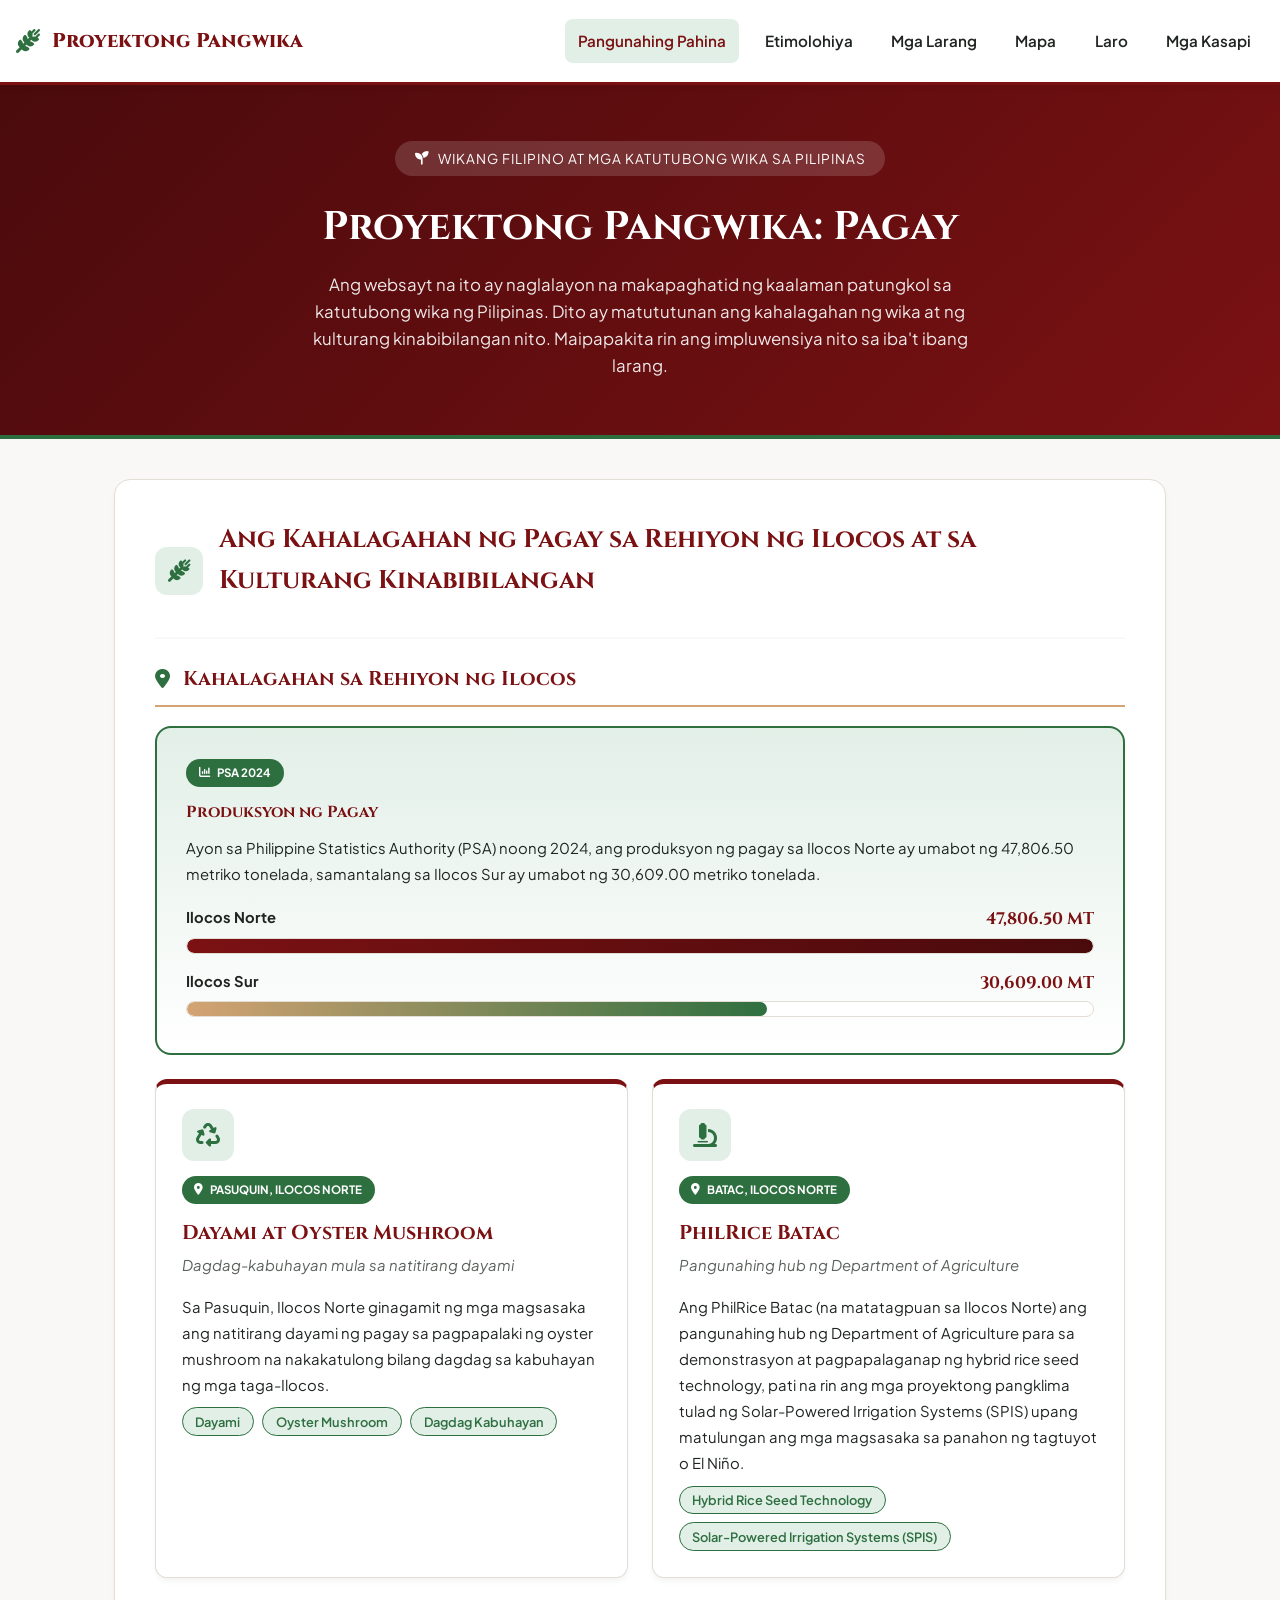
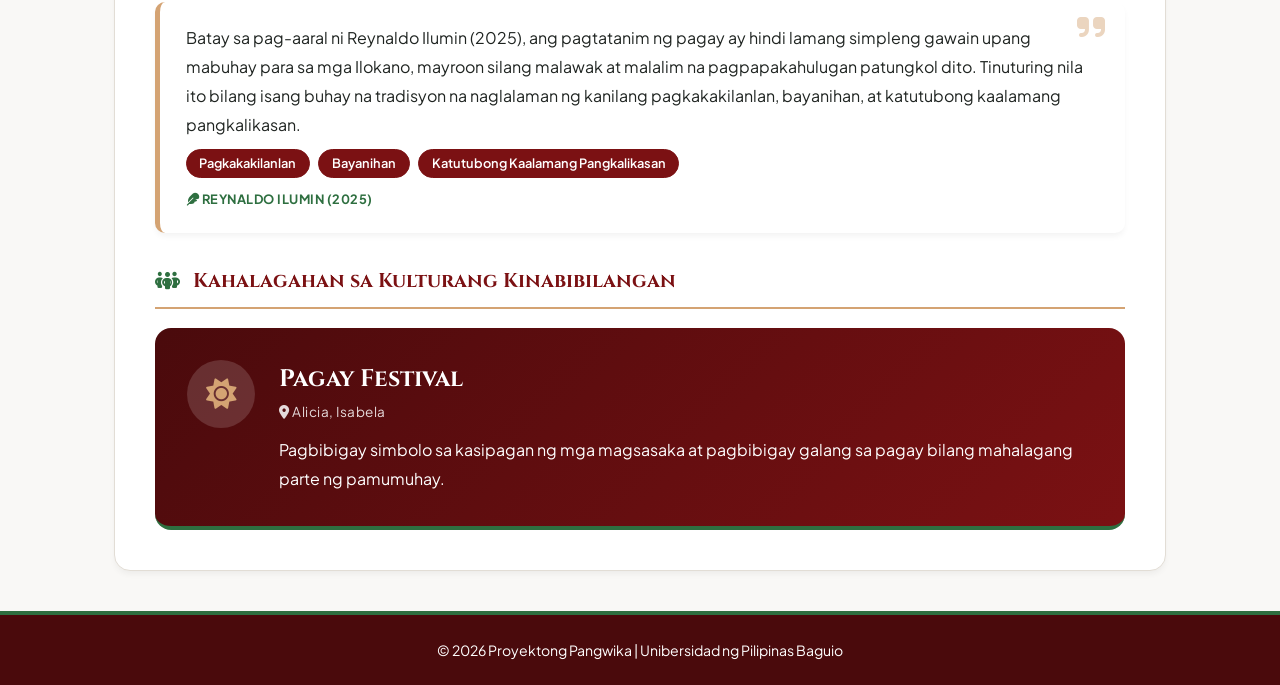
<file: index.html>
<!DOCTYPE html>
<html lang="tl">
<head>
  <meta charset="UTF-8">
  <meta name="viewport" content="width=device-width, initial-scale=1.0">
  <title>Pangunahing Pahina - Proyektong Pangwika</title>
  
  <link rel="preconnect" href="https://fonts.googleapis.com">
  <link rel="preconnect" href="https://fonts.gstatic.com" crossorigin>
  <link href="https://fonts.googleapis.com/css2?family=Plus+Jakarta+Sans:wght@400;500;600;700;800&family=Cinzel:wght@600;700;800&display=swap" rel="stylesheet">
  <link rel="stylesheet" href="https://cdnjs.cloudflare.com/ajax/libs/font-awesome/6.4.0/css/all.min.css">
  
  <link rel="stylesheet" href="styles.css">
</head>
<body>

  <!-- Navigation Bar -->
  <header class="navbar">
    <a href="index.html" class="logo">
      <i class="fa-solid fa-wheat-awn logo-icon"></i>
      <span>Proyektong Pangwika</span>
    </a>
    <nav class="nav-links">
      <a href="index.html" class="active">Pangunahing Pahina</a>
      <a href="tab2.html">Etimolohiya</a>
      <a href="tab3.html">Mga Larang</a>
      <a href="tab4.html">Mapa</a>
      <a href="tab5.html">Laro</a>
      <a href="tab6.html">Mga Kasapi</a>
    </nav>
  </header>

  <!-- Hero Header -->
  <section class="hero">
    <div class="hero-tag">
      <i class="fa-solid fa-seedling"></i>
      <span>Wikang Filipino at mga Katutubong Wika sa Pilipinas</span>
    </div>
    <h1>Proyektong Pangwika: Pagay</h1>
    <p>Ang websayt na ito ay naglalayon na makapaghatid ng kaalaman patungkol sa katutubong wika ng Pilipinas. Dito ay matututunan ang kahalagahan ng wika at ng kulturang kinabibilangan nito. Maipapakita rin ang impluwensiya nito sa iba't ibang larang.</p>
  </section>

  <!-- Main Container -->
  <main class="container">
    <section class="card">
      <div class="card-header">
        <div class="card-icon"><i class="fa-solid fa-wheat-awn"></i></div>
        <div>
          <h2 class="card-title">Ang Kahalagahan ng Pagay sa Rehiyon ng Ilocos at sa Kulturang Kinabibilangan</h2>
          <p class="card-subtitle"></p>
        </div>
      </div>

      <!-- Kahalagahan sa Rehiyon ng Ilocos -->
      <div class="section-block">
        <h3 class="section-title"><i class="fa-solid fa-location-dot"></i> Kahalagahan sa Rehiyon ng Ilocos</h3>

        <!-- Produksyon ng Pagay (PSA 2024) -->
        <div class="production-card">
          <span class="lalawigan-badge"><i class="fa-solid fa-chart-column"></i> PSA 2024</span>
          <h4 class="production-title">Produksyon ng Pagay</h4>
          <p>Ayon sa Philippine Statistics Authority (PSA) noong 2024, ang produksyon ng pagay sa Ilocos Norte ay umabot ng 47,806.50 metriko tonelada, samantalang sa Ilocos Sur ay umabot ng 30,609.00 metriko tonelada.</p>

          <div class="bar-row">
            <div class="bar-label"><span>Ilocos Norte</span><strong>47,806.50 MT</strong></div>
            <div class="bar-track"><div class="bar-fill norte"></div></div>
          </div>
          <div class="bar-row">
            <div class="bar-label"><span>Ilocos Sur</span><strong>30,609.00 MT</strong></div>
            <div class="bar-track"><div class="bar-fill sur"></div></div>
          </div>
        </div>

        <div class="feature-grid">

          <!-- Oyster Mushroom -->
          <article class="lalawigan-card">
            <div class="feature-icon"><i class="fa-solid fa-recycle"></i></div>
            <span class="lalawigan-badge"><i class="fa-solid fa-location-dot"></i> Pasuquin, Ilocos Norte</span>
            <h4>Dayami at Oyster Mushroom</h4>
            <p class="lalawigan-title">Dagdag-kabuhayan mula sa natitirang dayami</p>
            <p>Sa Pasuquin, Ilocos Norte ginagamit ng mga magsasaka ang natitirang dayami ng pagay sa pagpapalaki ng oyster mushroom na nakakatulong bilang dagdag sa kabuhayan ng mga taga-Ilocos.</p>
            <div class="chip-list">
              <span class="chip">Dayami</span>
              <span class="chip">Oyster Mushroom</span>
              <span class="chip">Dagdag Kabuhayan</span>
            </div>
          </article>

          <!-- PhilRice Batac -->
          <article class="lalawigan-card">
            <div class="feature-icon"><i class="fa-solid fa-microscope"></i></div>
            <span class="lalawigan-badge"><i class="fa-solid fa-location-dot"></i> Batac, Ilocos Norte</span>
            <h4>PhilRice Batac</h4>
            <p class="lalawigan-title">Pangunahing hub ng Department of Agriculture</p>
            <p>Ang PhilRice Batac (na matatagpuan sa Ilocos Norte) ang pangunahing hub ng Department of Agriculture para sa demonstrasyon at pagpapalaganap ng hybrid rice seed technology, pati na rin ang mga proyektong pangklima tulad ng Solar-Powered Irrigation Systems (SPIS) upang matulungan ang mga magsasaka sa panahon ng tagtuyot o El Niño.</p>
            <div class="chip-list">
              <span class="chip">Hybrid Rice Seed Technology</span>
              <span class="chip">Solar-Powered Irrigation Systems (SPIS)</span>
            </div>
          </article>

        </div>

        <!-- Reynaldo Ilumin (2025) -->
        <div class="detail-quote">
          <i class="fa-solid fa-quote-right quote-mark"></i>
          <p>Batay sa pag-aaral ni Reynaldo Ilumin (2025), ang pagtatanim ng pagay ay hindi lamang simpleng gawain upang mabuhay para sa mga Ilokano, mayroon silang malawak at malalim na pagpapakahulugan patungkol dito. Tinuturing nila ito bilang isang buhay na tradisyon na naglalaman ng kanilang pagkakakilanlan, bayanihan, at katutubong kaalamang pangkalikasan.</p>
          <div class="chip-list">
            <span class="chip highlight">Pagkakakilanlan</span>
            <span class="chip highlight">Bayanihan</span>
            <span class="chip highlight">Katutubong Kaalamang Pangkalikasan</span>
          </div>
          <span class="source"><i class="fa-solid fa-feather"></i> Reynaldo Ilumin (2025)</span>
        </div>
      </div>

      <!-- Kahalagahan sa Kulturang Kinabibilangan -->
      <div class="section-block">
        <h3 class="section-title"><i class="fa-solid fa-people-group"></i> Kahalagahan sa Kulturang Kinabibilangan</h3>

        <div class="festival-banner">
          <div class="festival-icon"><i class="fa-solid fa-sun"></i></div>
          <div>
            <h4>Pagay Festival</h4>
            <p class="festival-place"><i class="fa-solid fa-location-dot"></i> Alicia, Isabela</p>
            <p class="festival-text">Pagbibigay simbolo sa kasipagan ng mga magsasaka at pagbibigay galang sa pagay bilang mahalagang parte ng pamumuhay.</p>
          </div>
        </div>
      </div>
    </section>
  </main>

  <!-- Footer -->
  <footer class="footer">
    <p>&copy; 2026 Proyektong Pangwika | Unibersidad ng Pilipinas Baguio</p>
  </footer>

</body>
</html>
</file>
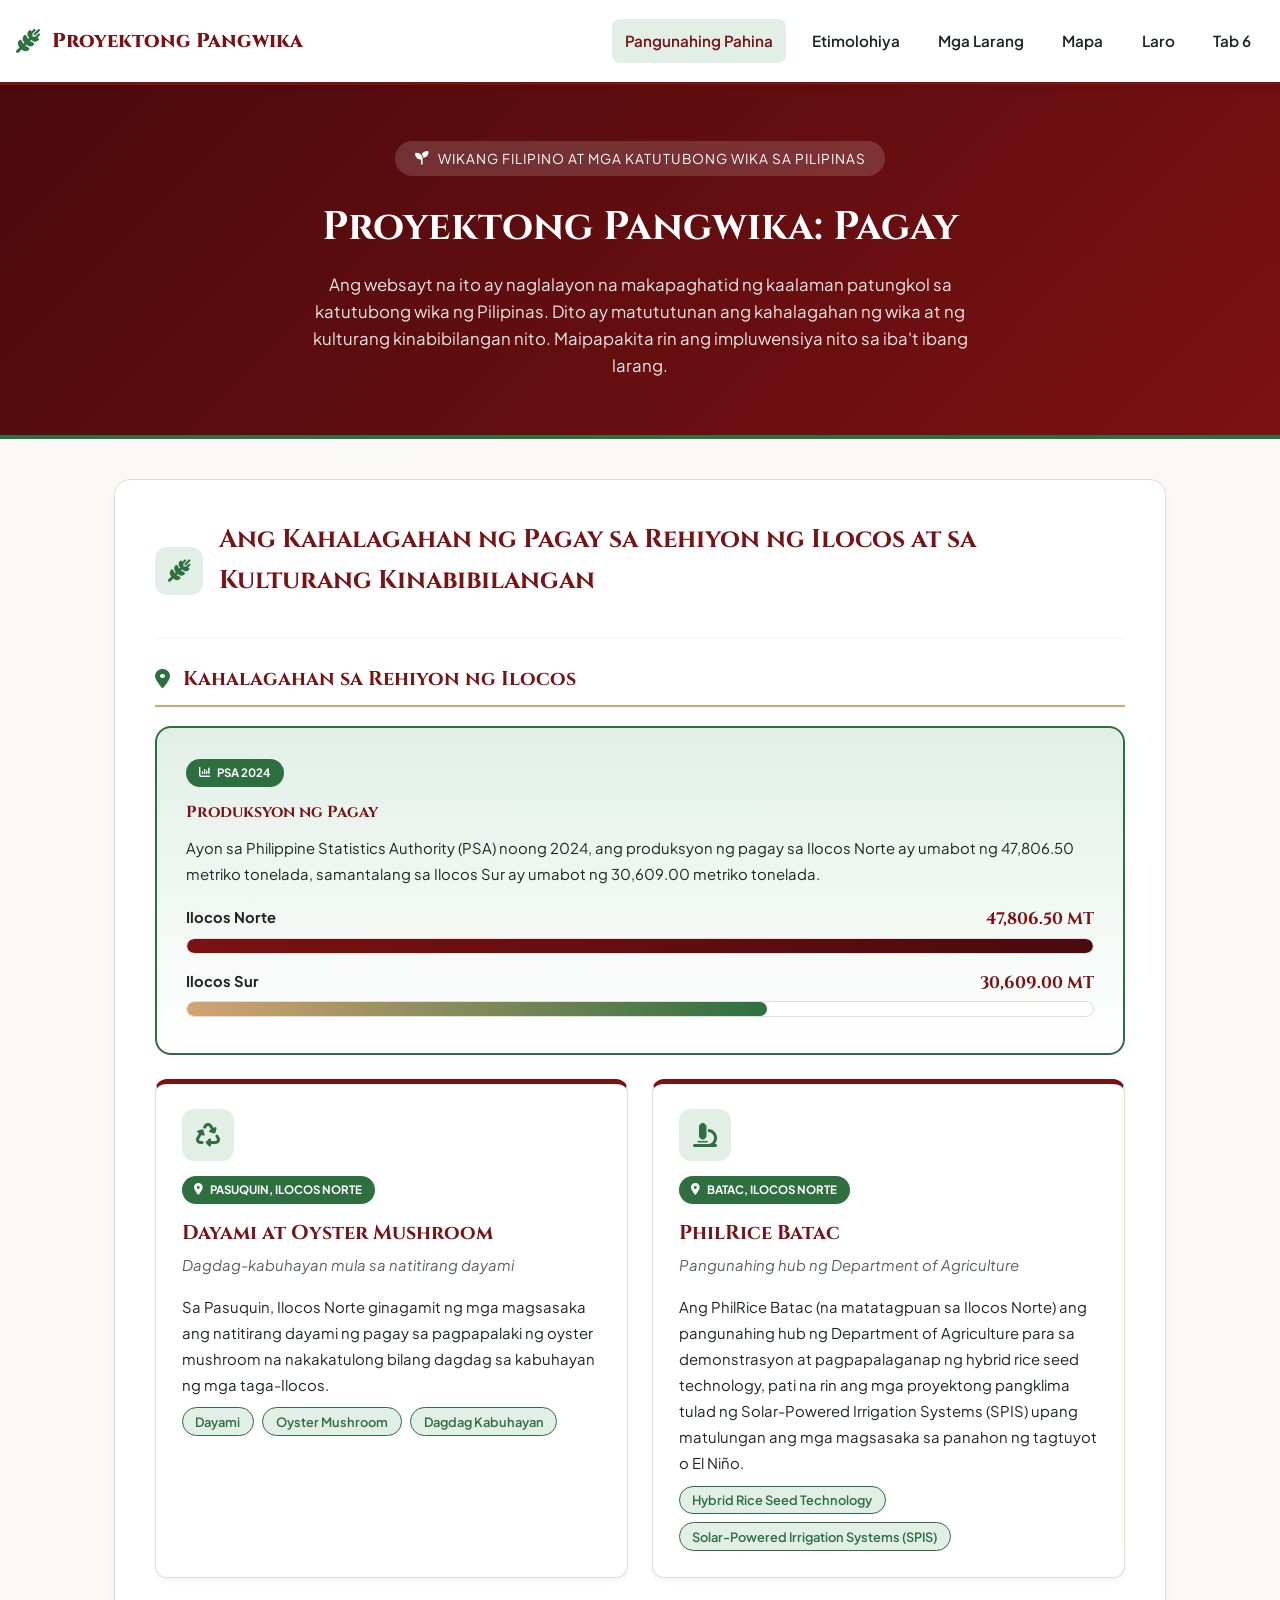
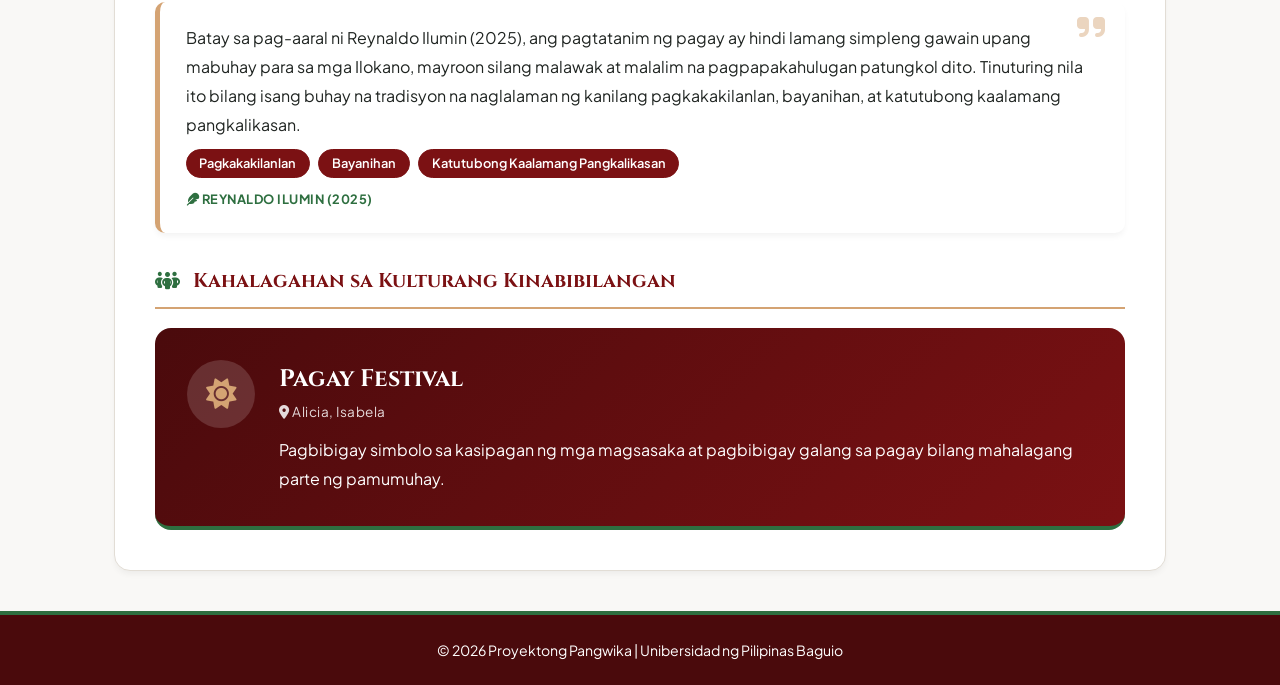
<file: tab1.html>
<!DOCTYPE html>
<html lang="tl">
<head>
  <meta charset="UTF-8">
  <meta name="viewport" content="width=device-width, initial-scale=1.0">
  <title>Pangunahing Pahina - Proyektong Pangwika</title>
  
  <link rel="preconnect" href="https://fonts.googleapis.com">
  <link rel="preconnect" href="https://fonts.gstatic.com" crossorigin>
  <link href="https://fonts.googleapis.com/css2?family=Plus+Jakarta+Sans:wght@400;500;600;700;800&family=Cinzel:wght@600;700;800&display=swap" rel="stylesheet">
  <link rel="stylesheet" href="https://cdnjs.cloudflare.com/ajax/libs/font-awesome/6.4.0/css/all.min.css">
  
  <link rel="stylesheet" href="styles.css">
</head>
<body>

  <!-- Navigation Bar -->
  <header class="navbar">
    <a href="tab1.html" class="logo">
      <i class="fa-solid fa-wheat-awn logo-icon"></i>
      <span>Proyektong Pangwika</span>
    </a>
    <nav class="nav-links">
      <a href="tab1.html" class="active">Pangunahing Pahina</a>
      <a href="tab2.html">Etimolohiya</a>
      <a href="tab3.html">Mga Larang</a>
      <a href="tab4.html">Mapa</a>
      <a href="tab5.html">Laro</a>
      <a href="tab6.html">Tab 6</a>
    </nav>
  </header>

  <!-- Hero Header -->
  <section class="hero">
    <div class="hero-tag">
      <i class="fa-solid fa-seedling"></i>
      <span>Wikang Filipino at mga Katutubong Wika sa Pilipinas</span>
    </div>
    <h1>Proyektong Pangwika: Pagay</h1>
    <p>Ang websayt na ito ay naglalayon na makapaghatid ng kaalaman patungkol sa katutubong wika ng Pilipinas. Dito ay matututunan ang kahalagahan ng wika at ng kulturang kinabibilangan nito. Maipapakita rin ang impluwensiya nito sa iba't ibang larang.</p>
  </section>

  <!-- Main Container -->
  <main class="container">
    <section class="card">
      <div class="card-header">
        <div class="card-icon"><i class="fa-solid fa-wheat-awn"></i></div>
        <div>
          <h2 class="card-title">Ang Kahalagahan ng Pagay sa Rehiyon ng Ilocos at sa Kulturang Kinabibilangan</h2>
          <p class="card-subtitle"></p>
        </div>
      </div>

      <!-- Kahalagahan sa Rehiyon ng Ilocos -->
      <div class="section-block">
        <h3 class="section-title"><i class="fa-solid fa-location-dot"></i> Kahalagahan sa Rehiyon ng Ilocos</h3>

        <!-- Produksyon ng Pagay (PSA 2024) -->
        <div class="production-card">
          <span class="lalawigan-badge"><i class="fa-solid fa-chart-column"></i> PSA 2024</span>
          <h4 style="font-family:'Cinzel',serif;color:var(--up-maroon);margin:0.8rem 0 0.6rem;">Produksyon ng Pagay</h4>
          <p>Ayon sa Philippine Statistics Authority (PSA) noong 2024, ang produksyon ng pagay sa Ilocos Norte ay umabot ng 47,806.50 metriko tonelada, samantalang sa Ilocos Sur ay umabot ng 30,609.00 metriko tonelada.</p>

          <div class="bar-row">
            <div class="bar-label"><span>Ilocos Norte</span><strong>47,806.50 MT</strong></div>
            <div class="bar-track"><div class="bar-fill norte"></div></div>
          </div>
          <div class="bar-row">
            <div class="bar-label"><span>Ilocos Sur</span><strong>30,609.00 MT</strong></div>
            <div class="bar-track"><div class="bar-fill sur"></div></div>
          </div>
        </div>

        <div class="feature-grid">

          <!-- Oyster Mushroom -->
          <article class="lalawigan-card">
            <div class="feature-icon"><i class="fa-solid fa-recycle"></i></div>
            <span class="lalawigan-badge"><i class="fa-solid fa-location-dot"></i> Pasuquin, Ilocos Norte</span>
            <h4>Dayami at Oyster Mushroom</h4>
            <p class="lalawigan-title">Dagdag-kabuhayan mula sa natitirang dayami</p>
            <p>Sa Pasuquin, Ilocos Norte ginagamit ng mga magsasaka ang natitirang dayami ng pagay sa pagpapalaki ng oyster mushroom na nakakatulong bilang dagdag sa kabuhayan ng mga taga-Ilocos.</p>
            <div class="chip-list">
              <span class="chip">Dayami</span>
              <span class="chip">Oyster Mushroom</span>
              <span class="chip">Dagdag Kabuhayan</span>
            </div>
          </article>

          <!-- PhilRice Batac -->
          <article class="lalawigan-card">
            <div class="feature-icon"><i class="fa-solid fa-microscope"></i></div>
            <span class="lalawigan-badge"><i class="fa-solid fa-location-dot"></i> Batac, Ilocos Norte</span>
            <h4>PhilRice Batac</h4>
            <p class="lalawigan-title">Pangunahing hub ng Department of Agriculture</p>
            <p>Ang PhilRice Batac (na matatagpuan sa Ilocos Norte) ang pangunahing hub ng Department of Agriculture para sa demonstrasyon at pagpapalaganap ng hybrid rice seed technology, pati na rin ang mga proyektong pangklima tulad ng Solar-Powered Irrigation Systems (SPIS) upang matulungan ang mga magsasaka sa panahon ng tagtuyot o El Niño.</p>
            <div class="chip-list">
              <span class="chip">Hybrid Rice Seed Technology</span>
              <span class="chip">Solar-Powered Irrigation Systems (SPIS)</span>
            </div>
          </article>

        </div>

        <!-- Reynaldo Ilumin (2025) -->
        <div class="detail-quote">
          <i class="fa-solid fa-quote-right quote-mark"></i>
          <p>Batay sa pag-aaral ni Reynaldo Ilumin (2025), ang pagtatanim ng pagay ay hindi lamang simpleng gawain upang mabuhay para sa mga Ilokano, mayroon silang malawak at malalim na pagpapakahulugan patungkol dito. Tinuturing nila ito bilang isang buhay na tradisyon na naglalaman ng kanilang pagkakakilanlan, bayanihan, at katutubong kaalamang pangkalikasan.</p>
          <div class="chip-list">
            <span class="chip highlight">Pagkakakilanlan</span>
            <span class="chip highlight">Bayanihan</span>
            <span class="chip highlight">Katutubong Kaalamang Pangkalikasan</span>
          </div>
          <span class="source"><i class="fa-solid fa-feather"></i> Reynaldo Ilumin (2025)</span>
        </div>
      </div>

      <!-- Kahalagahan sa Kulturang Kinabibilangan -->
      <div class="section-block">
        <h3 class="section-title"><i class="fa-solid fa-people-group"></i> Kahalagahan sa Kulturang Kinabibilangan</h3>

        <div class="festival-banner">
          <div class="festival-icon"><i class="fa-solid fa-sun"></i></div>
          <div>
            <h4>Pagay Festival</h4>
            <p class="festival-place"><i class="fa-solid fa-location-dot"></i> Alicia, Isabela</p>
            <p class="festival-text">Pagbibigay simbolo sa kasipagan ng mga magsasaka at pagbibigay galang sa pagay bilang mahalagang parte ng pamumuhay.</p>
          </div>
        </div>
      </div>
    </section>
  </main>

  <!-- Footer -->
  <footer class="footer">
    <p>&copy; 2026 Proyektong Pangwika | Unibersidad ng Pilipinas Baguio</p>
  </footer>

</body>
</html>
</file>
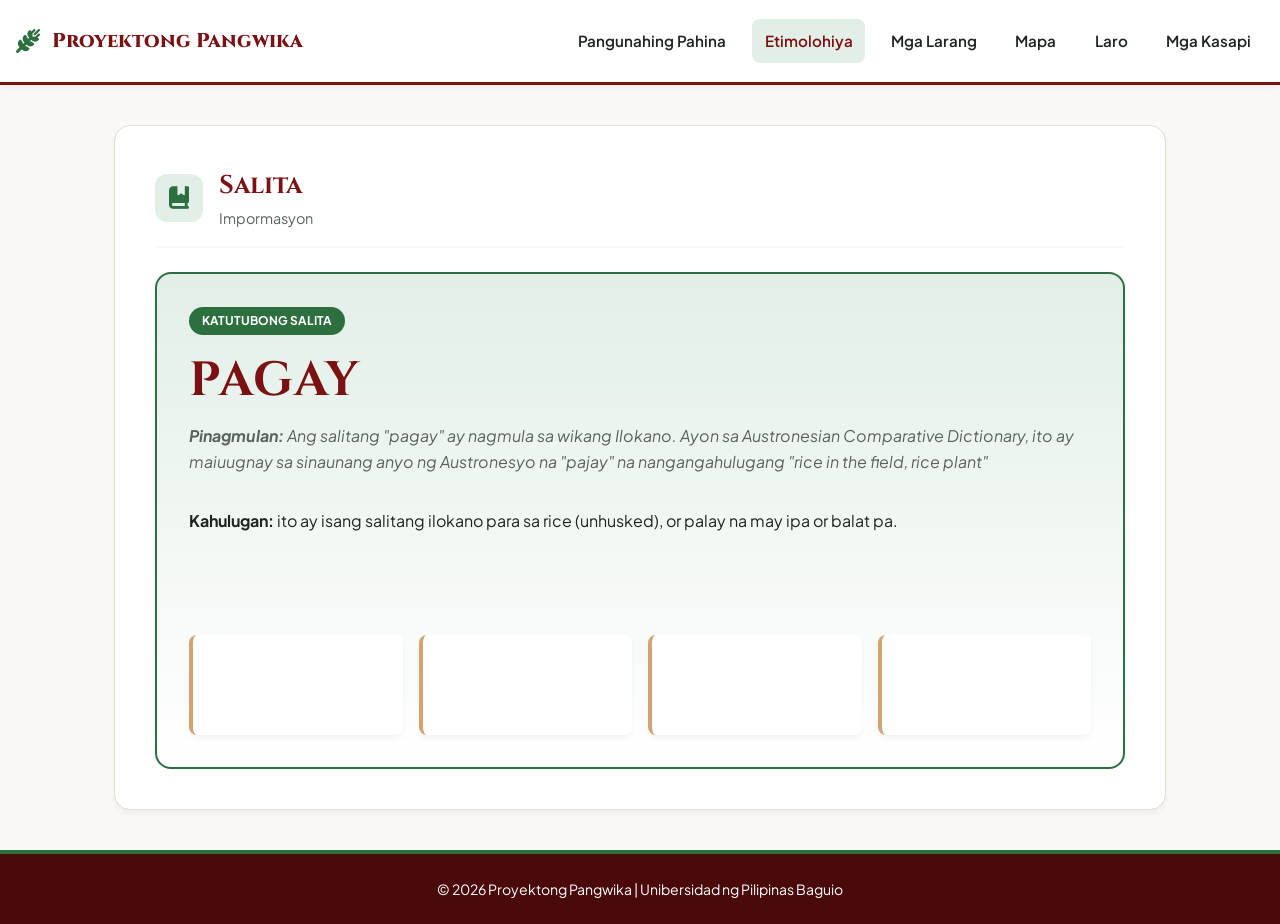
<file: tab2.html>
<!DOCTYPE html>
<html lang="tl">
<head>
  <meta charset="UTF-8">
  <meta name="viewport" content="width=device-width, initial-scale=1.0">
  <title>Etimolohiya - Proyektong Pangwika</title>
  
  <link rel="preconnect" href="https://fonts.googleapis.com">
  <link rel="preconnect" href="https://fonts.gstatic.com" crossorigin>
  <link href="https://fonts.googleapis.com/css2?family=Plus+Jakarta+Sans:wght@400;500;600;700;800&family=Cinzel:wght@600;700;800&display=swap" rel="stylesheet">
  <link rel="stylesheet" href="https://cdnjs.cloudflare.com/ajax/libs/font-awesome/6.4.0/css/all.min.css">
  
  <link rel="stylesheet" href="styles.css">
</head>
<body>

  <!-- Navigation Bar -->
  <header class="navbar">
    <a href="index.html" class="logo">
      <i class="fa-solid fa-wheat-awn logo-icon"></i>
      <span>Proyektong Pangwika</span>
    </a>
    <nav class="nav-links">
      <a href="index.html">Pangunahing Pahina</a>
      <a href="tab2.html" class="active">Etimolohiya</a>
      <a href="tab3.html">Mga Larang</a>
      <a href="tab4.html">Mapa</a>
      <a href="tab5.html">Laro</a>
      <a href="tab6.html">Mga Kasapi</a>
    </nav>
  </header>

  <!-- Main Container -->
  <main class="container">
    <section class="card">
      <div class="card-header">
        <div class="card-icon"><i class="fa-solid fa-book-bookmark"></i></div>
        <div>
          <h2 class="card-title">Salita</h2>
          <p class="card-subtitle">Impormasyon</p>
        </div>
      </div>

      <div class="word-card">
        <span class="word-tag">Katutubong Salita</span>
        <h3 class="word-title">PAGAY</h3>
        
        <p class="word-origin"><strong>Pinagmulan:</strong> Ang salitang "pagay" ay nagmula sa wikang Ilokano. Ayon sa Austronesian Comparative Dictionary, ito ay maiuugnay sa sinaunang anyo ng Austronesyo na "pajay" na nangangahulugang "rice in the field, rice plant" </p>
        
        <div class="content-placeholder">
          <p><strong>Kahulugan:</strong> ito ay isang salitang ilokano para sa rice (unhusked), or palay na may ipa or balat pa. </p>
        </div>

        <div class="process-grid">
          <div class="process-step">
            <h5></h5>
            <p></p>
          </div>
          <div class="process-step">
            <h5></h5>
            <p></p>
          </div>
          <div class="process-step">
            <h5></h5>
            <p></p>
          </div>
          <div class="process-step">
            <h5></h5>
            <p></p>
          </div>
        </div>
      </div>
    </section>
  </main>

  <!-- Footer -->
  <footer class="footer">
    <p>&copy; 2026 Proyektong Pangwika | Unibersidad ng Pilipinas Baguio</p>
  </footer>

</body>
</html>
</file>
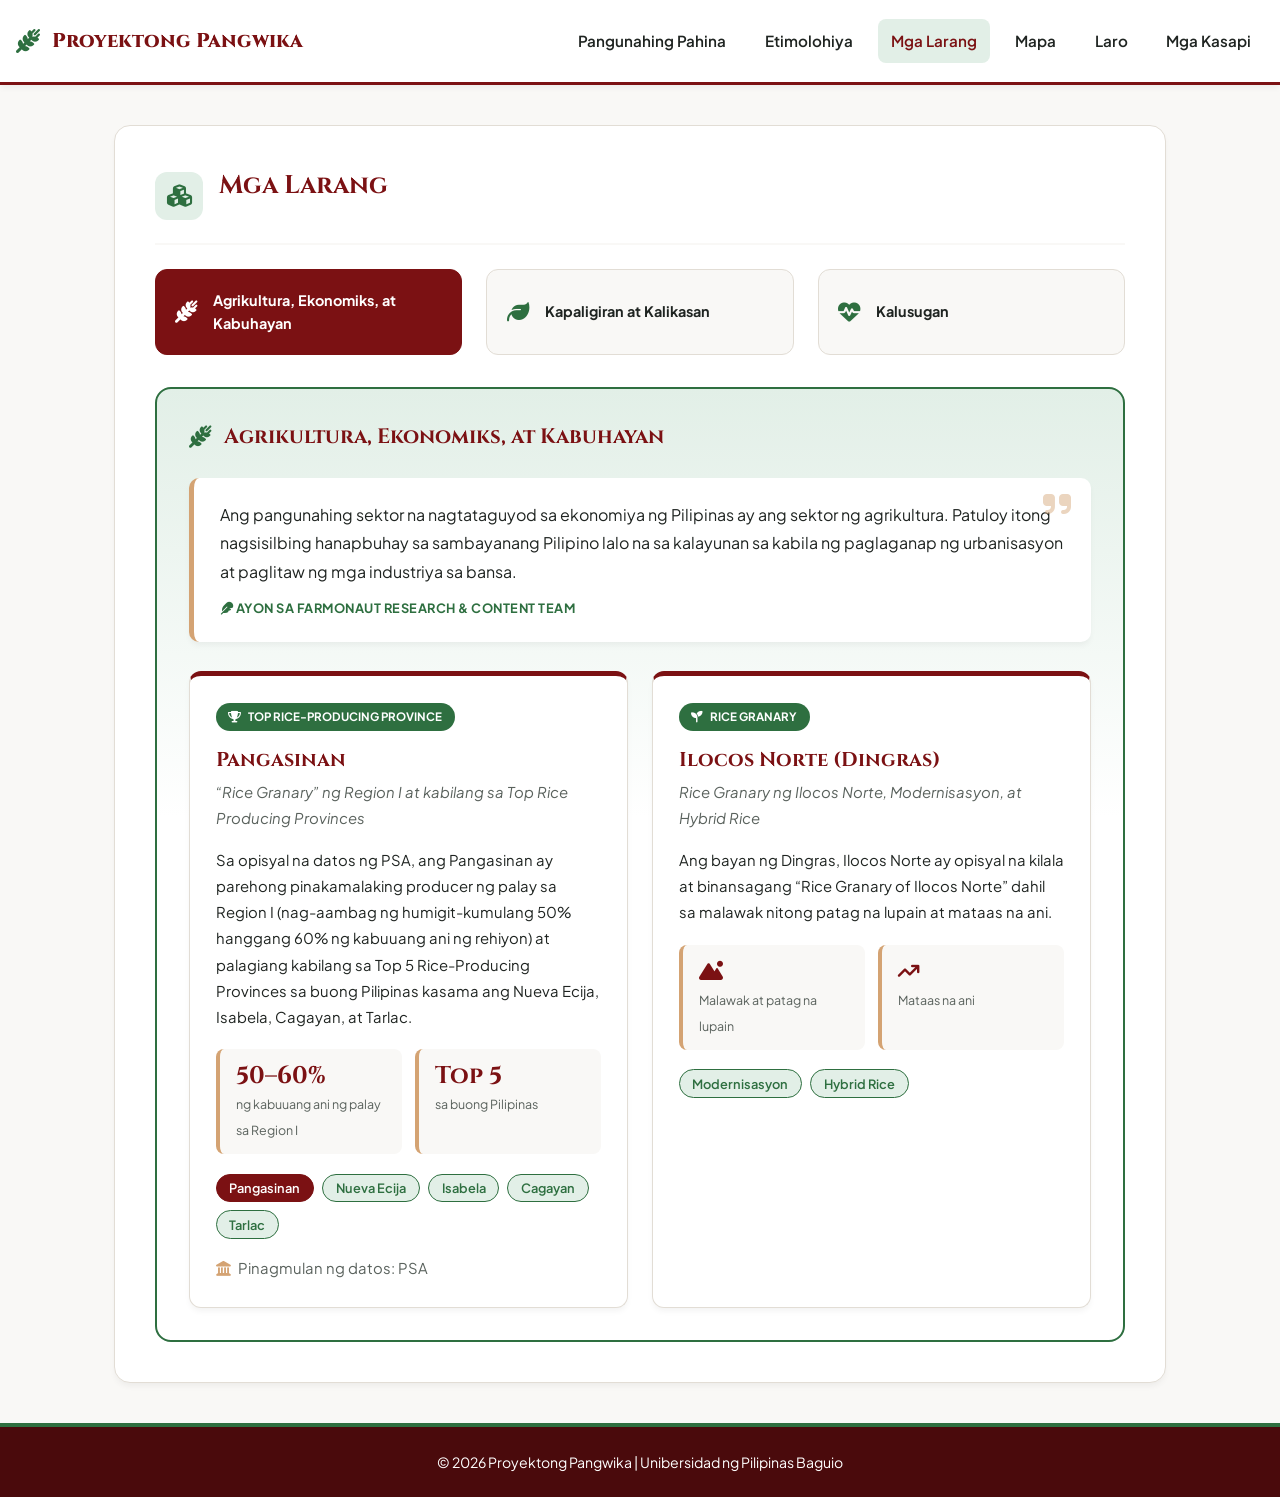
<file: tab3.html>
<!DOCTYPE html>
<html lang="tl">
<head>
  <meta charset="UTF-8">
  <meta name="viewport" content="width=device-width, initial-scale=1.0">
  <title>Mga Larang - Proyektong Pangwika</title>
  
  <link rel="preconnect" href="https://fonts.googleapis.com">
  <link rel="preconnect" href="https://fonts.gstatic.com" crossorigin>
  <link href="https://fonts.googleapis.com/css2?family=Plus+Jakarta+Sans:wght@400;500;600;700;800&family=Cinzel:wght@600;700;800&display=swap" rel="stylesheet">
  <link rel="stylesheet" href="https://cdnjs.cloudflare.com/ajax/libs/font-awesome/6.4.0/css/all.min.css">
  
  <link rel="stylesheet" href="styles.css">
</head>
<body>

  <!-- Navigation Bar -->
  <header class="navbar">
    <a href="index.html" class="logo">
      <i class="fa-solid fa-wheat-awn logo-icon"></i>
      <span>Proyektong Pangwika</span>
    </a>
    <nav class="nav-links">
      <a href="index.html">Pangunahing Pahina</a>
      <a href="tab2.html">Etimolohiya</a>
      <a href="tab3.html" class="active">Mga Larang</a>
      <a href="tab4.html">Mapa</a>
      <a href="tab5.html">Laro</a>
      <a href="tab6.html">Mga Kasapi</a>
    </nav>
  </header>

  <!-- Main Container -->
  <main class="container">
    <section class="card">
      <div class="card-header">
        <div class="card-icon"><i class="fa-solid fa-cubes"></i></div>
        <div>
          <h2 class="card-title">Mga Larang</h2>
          <p class="card-subtitle"></p>
        </div>
      </div>

      <div class="grid-3">
        <div class="larang-card active" data-target="panel-agri" role="button" tabindex="0">
          <i class="fa-solid fa-wheat-awn"></i>
          <h4>Agrikultura, Ekonomiks, at Kabuhayan</h4>
        </div>
        <div class="larang-card" data-target="panel-kalikasan" role="button" tabindex="0">
          <i class="fa-solid fa-leaf"></i>
          <h4>Kapaligiran at Kalikasan</h4>
        </div>
        <div class="larang-card" data-target="panel-kalusugan" role="button" tabindex="0">
          <i class="fa-solid fa-heart-pulse"></i>
          <h4>Kalusugan</h4>
        </div>
      </div>

      <div class="larang-detail larang-panel active" id="panel-agri">
        <div class="detail-heading">
          <i class="fa-solid fa-wheat-awn"></i>
          <h3>Agrikultura, Ekonomiks, at Kabuhayan</h3>
        </div>

        <!-- 1. Agrikultura sa Ekonomiya -->
        <div class="detail-quote">
          <i class="fa-solid fa-quote-right quote-mark"></i>
          <p>Ang pangunahing sektor na nagtataguyod sa ekonomiya ng Pilipinas ay ang sektor ng agrikultura. Patuloy itong nagsisilbing hanapbuhay sa sambayanang Pilipino lalo na sa kalayunan sa kabila ng paglaganap ng urbanisasyon at paglitaw ng mga industriya sa bansa.</p>
          <span class="source"><i class="fa-solid fa-feather"></i> Ayon sa Farmonaut Research &amp; Content Team</span>
        </div>

        <div class="lalawigan-grid">

          <!-- 2. Pangasinan -->
          <article class="lalawigan-card">
            <span class="lalawigan-badge"><i class="fa-solid fa-trophy"></i> Top Rice-Producing Province</span>
            <h4>Pangasinan</h4>
            <p class="lalawigan-title">&ldquo;Rice Granary&rdquo; ng Region I at kabilang sa Top Rice Producing Provinces</p>
            <p>Sa opisyal na datos ng PSA, ang Pangasinan ay parehong pinakamalaking producer ng palay sa Region I (nag-aambag ng humigit-kumulang 50% hanggang 60% ng kabuuang ani ng rehiyon) at palagiang kabilang sa Top 5 Rice-Producing Provinces sa buong Pilipinas kasama ang Nueva Ecija, Isabela, Cagayan, at Tarlac.</p>

            <div class="stat-row">
              <div class="stat-box">
                <strong>50&ndash;60%</strong>
                <span>ng kabuuang ani ng palay sa Region I</span>
              </div>
              <div class="stat-box">
                <strong>Top 5</strong>
                <span>sa buong Pilipinas</span>
              </div>
            </div>

            <div class="chip-list">
              <span class="chip highlight">Pangasinan</span>
              <span class="chip">Nueva Ecija</span>
              <span class="chip">Isabela</span>
              <span class="chip">Cagayan</span>
              <span class="chip">Tarlac</span>
            </div>
            <p class="source-note"><i class="fa-solid fa-landmark"></i> Pinagmulan ng datos: PSA</p>
          </article>

          <!-- 3. Ilocos Norte (Dingras) -->
          <article class="lalawigan-card">
            <span class="lalawigan-badge"><i class="fa-solid fa-seedling"></i> Rice Granary</span>
            <h4>Ilocos Norte (Dingras)</h4>
            <p class="lalawigan-title">Rice Granary ng Ilocos Norte, Modernisasyon, at Hybrid Rice</p>
            <p>Ang bayan ng Dingras, Ilocos Norte ay opisyal na kilala at binansagang &ldquo;Rice Granary of Ilocos Norte&rdquo; dahil sa malawak nitong patag na lupain at mataas na ani.</p>

            <div class="stat-row">
              <div class="stat-box">
                <strong><i class="fa-solid fa-mountain-sun"></i></strong>
                <span>Malawak at patag na lupain</span>
              </div>
              <div class="stat-box">
                <strong><i class="fa-solid fa-arrow-trend-up"></i></strong>
                <span>Mataas na ani</span>
              </div>
            </div>

            <div class="chip-list">
              <span class="chip">Modernisasyon</span>
              <span class="chip">Hybrid Rice</span>
            </div>
          </article>

        </div>
      </div>

      <!-- Kapaligiran at Kalikasan -->
      <div class="larang-detail larang-panel" id="panel-kalikasan">
        <div class="detail-heading">
          <i class="fa-solid fa-leaf"></i>
          <h3>Kapaligiran at Kalikasan</h3>
        </div>

        <div class="song-banner">
          <div class="song-icon"><i class="fa-solid fa-music"></i></div>
          <div>
            <h4>Salidummay</h4>
            <span>Prominenteng grupo &bull; Oggayam (chant) ng Kalinga</span>
          </div>
        </div>

        <div class="detail-quote">
          <i class="fa-solid fa-quote-right quote-mark"></i>
          <p>Ang kanta ng prominenteng grupong Salidummay ay tungkol sa kahalagahan ng pagay at ng mga tao. Ginagamit ng kanta ang tradisyonal na oggayam (o chant) ng Kalinga upang ilarawan ang epekto ng mga kilos at galaw ng mga tao sa pagay at ang pagtubo nito.</p>
        </div>

        <div class="contrast-grid">
          <div class="contrast-card lanta">
            <div class="contrast-icon"><i class="fa-solid fa-triangle-exclamation"></i></div>
            <h5>Kapag hindi inaalagaan ang pagay</h5>
            <p>Nalalanta ito.</p>
          </div>
          <div class="contrast-card sagana">
            <div class="contrast-icon"><i class="fa-solid fa-seedling"></i></div>
            <h5>Kapag inaalagaan ang lupain</h5>
            <p>Sa lupaing kinatutubuan ng pagay, masagana ang ani rito.</p>
          </div>
        </div>
      </div>

      <!-- Kalusugan -->
      <div class="larang-detail larang-panel" id="panel-kalusugan">
        <div class="detail-heading">
          <i class="fa-solid fa-heart-pulse"></i>
          <h3>Kalusugan</h3>
        </div>

        <div class="health-grid">
          <article class="lalawigan-card">
            <span class="lalawigan-badge"><i class="fa-solid fa-chart-pie"></i> DOST-FNRI</span>
            <h4>2018&ndash;2019 Expanded National Nutrition Survey</h4>
            <p class="lalawigan-title">Pagkonsumo ng kanin kada araw</p>
            <p>Batay sa 2018-2019 Expanded National Nutrition Survey (ENNS) ng Department of Science and Technology-Food and Nutrition Research Institute (DOST-FNRI), malaki ang bilang ng sambayanang Pilipinong kumokonsumo at kumakain ng kanin sa araw-araw, tinatayang siyam sa bawat sampu o mahigit 95.3%.</p>
            <div class="big-stat">95.3<small>%</small></div>
            <span class="source-note">tinatayang siyam sa bawat sampung Pilipino</span>
            <div class="bowl-row" aria-hidden="true">
              <i class="fa-solid fa-bowl-rice"></i><i class="fa-solid fa-bowl-rice"></i><i class="fa-solid fa-bowl-rice"></i><i class="fa-solid fa-bowl-rice"></i><i class="fa-solid fa-bowl-rice"></i><i class="fa-solid fa-bowl-rice"></i><i class="fa-solid fa-bowl-rice"></i><i class="fa-solid fa-bowl-rice"></i><i class="fa-solid fa-bowl-rice"></i><i class="fa-solid fa-bowl-rice empty"></i>
            </div>
          </article>

          <article class="lalawigan-card">
            <span class="lalawigan-badge"><i class="fa-solid fa-utensils"></i> National Nutrition Council</span>
            <h4>Staple Food ng mga Pilipino</h4>
            <p class="lalawigan-title">Pangunahing pagkain sa bansa</p>
            <p>Ayon sa National Nutrition Council (NNC), ang kanin ay nagsisilbing staple food o pangunahing pagkain ng mga Pilipino sa bansa. Ito ay naglalaman ng kalahating calories na kinakailangan ng ating katawan upang mapanatili itong malusog.</p>
            <div class="meter"><div class="meter-fill"></div></div>
            <div class="meter-label"><span>Calories mula sa kanin</span><span>&frac12; ng kailangan ng katawan</span></div>
          </article>
        </div>
      </div>
    </section>
  </main>

  <!-- Footer -->
  <footer class="footer">
    <p>&copy; 2026 Proyektong Pangwika | Unibersidad ng Pilipinas Baguio</p>
  </footer>

  <script>
    (function () {
      var cards = document.querySelectorAll('.larang-card[data-target]');
      var panels = document.querySelectorAll('.larang-panel');
      function show(card) {
        cards.forEach(function (c) { c.classList.remove('active'); });
        panels.forEach(function (p) { p.classList.remove('active'); });
        card.classList.add('active');
        document.getElementById(card.dataset.target).classList.add('active');
      }
      cards.forEach(function (card) {
        card.addEventListener('click', function () { show(card); });
        card.addEventListener('keydown', function (e) {
          if (e.key === 'Enter' || e.key === ' ') { e.preventDefault(); show(card); }
        });
      });
    })();
  </script>
</body>
</html>
</file>
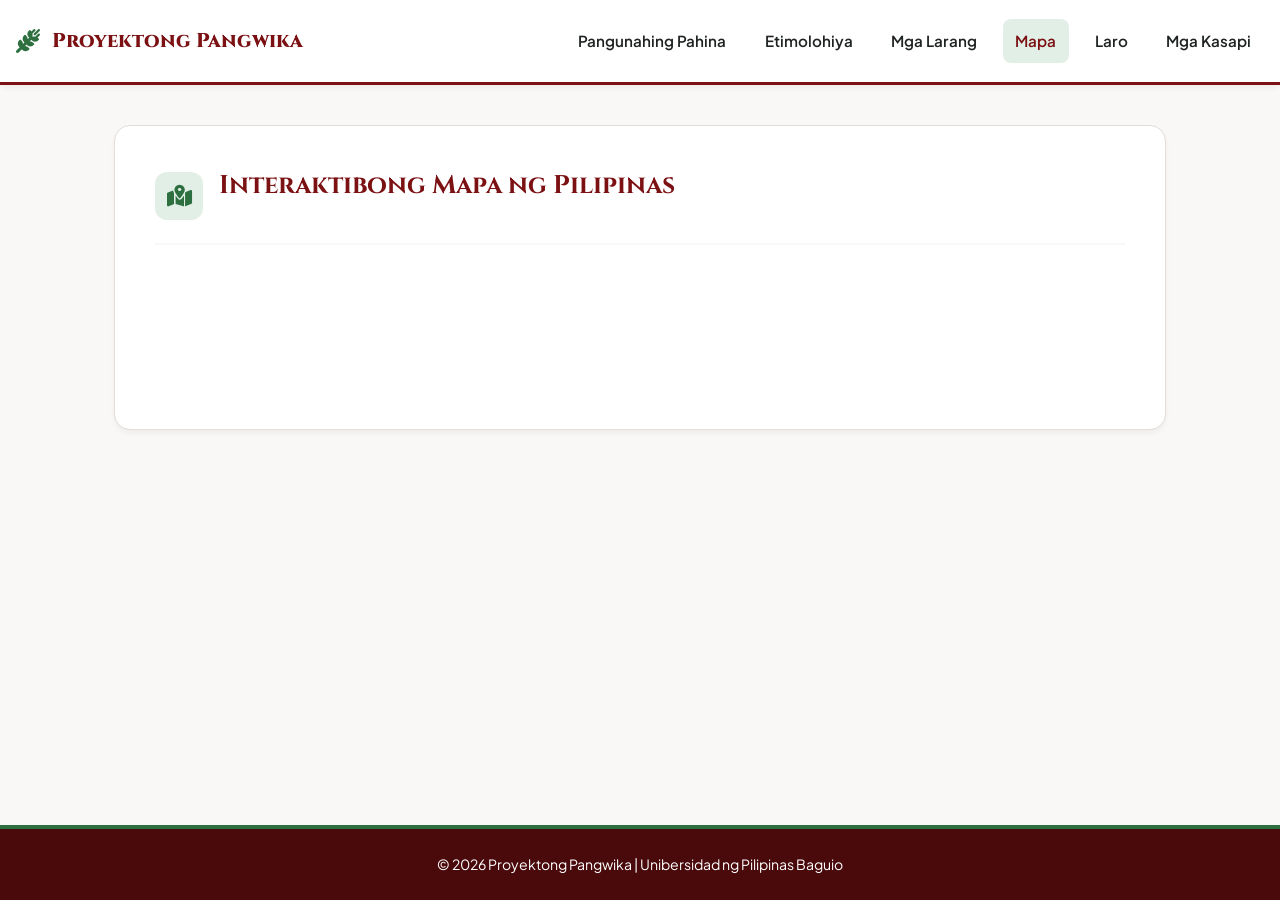
<file: tab4.html>
<!DOCTYPE html>
<html lang="tl">
<head>
  <meta charset="UTF-8">
  <meta name="viewport" content="width=device-width, initial-scale=1.0">
  <title>Mapa - Proyektong Pangwika</title>
  
  <link rel="preconnect" href="https://fonts.googleapis.com">
  <link rel="preconnect" href="https://fonts.gstatic.com" crossorigin>
  <link href="https://fonts.googleapis.com/css2?family=Plus+Jakarta+Sans:wght@400;500;600;700;800&family=Cinzel:wght@600;700;800&display=swap" rel="stylesheet">
  <link rel="stylesheet" href="https://cdnjs.cloudflare.com/ajax/libs/font-awesome/6.4.0/css/all.min.css">
  
  <link rel="stylesheet" href="styles.css">
</head>
<body>

  <!-- Navigation Bar -->
  <header class="navbar">
    <a href="index.html" class="logo">
      <i class="fa-solid fa-wheat-awn logo-icon"></i>
      <span>Proyektong Pangwika</span>
    </a>
    <nav class="nav-links">
      <a href="index.html">Pangunahing Pahina</a>
      <a href="tab2.html">Etimolohiya</a>
      <a href="tab3.html">Mga Larang</a>
      <a href="tab4.html" class="active">Mapa</a>
      <a href="tab5.html">Laro</a>
      <a href="tab6.html">Mga Kasapi</a>
    </nav>
  </header>

  <!-- Main Container -->
  <main class="container">
    <section class="card">
      <div class="card-header">
        <div class="card-icon"><i class="fa-solid fa-map-location-dot"></i></div>
        <div>
          <h2 class="card-title">Interaktibong Mapa ng Pilipinas</h2>
          <p class="card-subtitle"></p>
        </div>
      </div>

      <!-- Blankong Container para sa Mapa -->
      <div class="content-placeholder"></div>
    </section>
  </main>

  <!-- Footer -->
  <footer class="footer">
    <p>&copy; 2026 Proyektong Pangwika | Unibersidad ng Pilipinas Baguio</p>
  </footer>

</body>
</html>
</file>
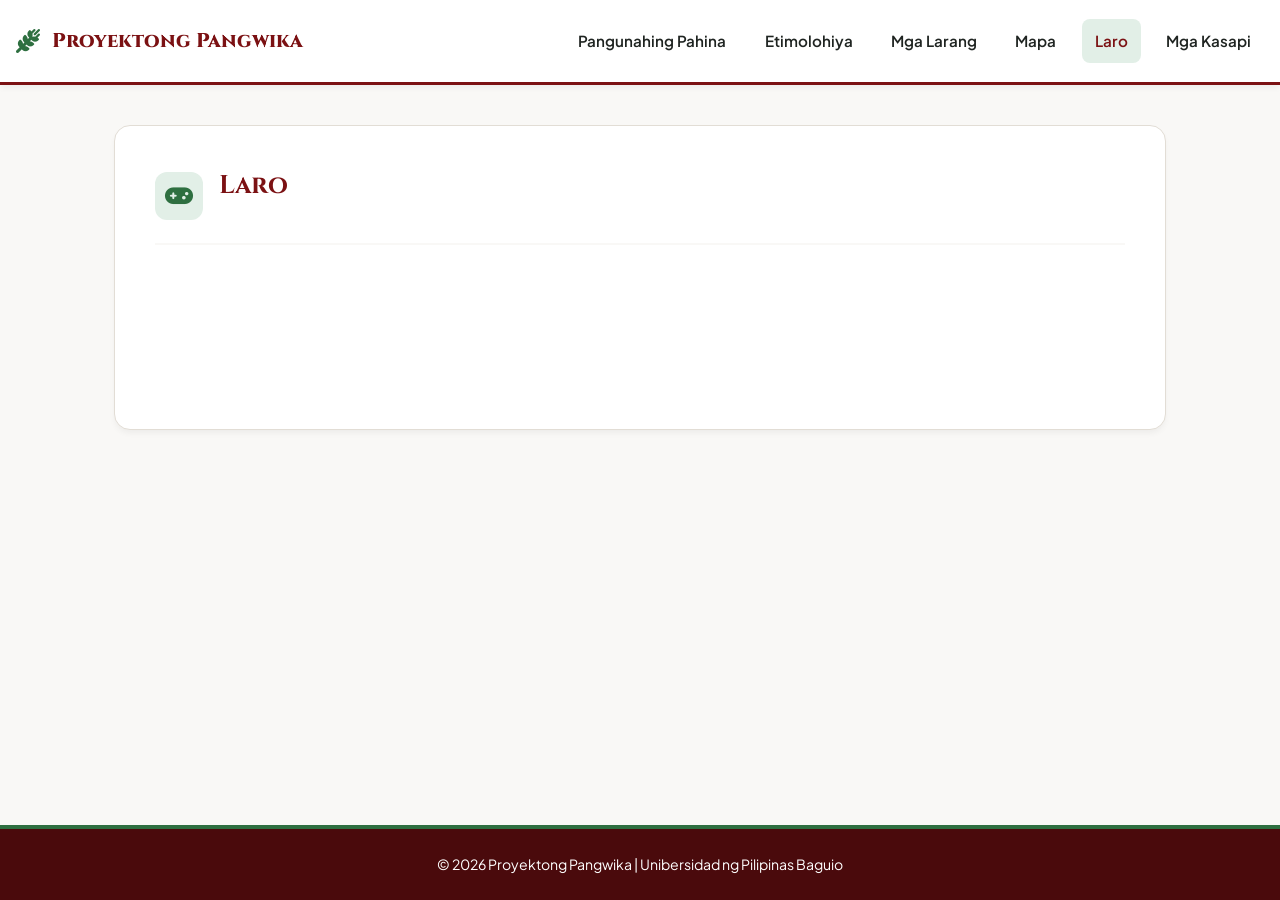
<file: tab5.html>
<!DOCTYPE html>
<html lang="tl">
<head>
  <meta charset="UTF-8">
  <meta name="viewport" content="width=device-width, initial-scale=1.0">
  <title>Laro - Proyektong Pangwika</title>
  
  <link rel="preconnect" href="https://fonts.googleapis.com">
  <link rel="preconnect" href="https://fonts.gstatic.com" crossorigin>
  <link href="https://fonts.googleapis.com/css2?family=Plus+Jakarta+Sans:wght@400;500;600;700;800&family=Cinzel:wght@600;700;800&display=swap" rel="stylesheet">
  <link rel="stylesheet" href="https://cdnjs.cloudflare.com/ajax/libs/font-awesome/6.4.0/css/all.min.css">
  
  <link rel="stylesheet" href="styles.css">
</head>
<body>

  <!-- Navigation Bar -->
  <header class="navbar">
    <a href="index.html" class="logo">
      <i class="fa-solid fa-wheat-awn logo-icon"></i>
      <span>Proyektong Pangwika</span>
    </a>
    <nav class="nav-links">
      <a href="index.html">Pangunahing Pahina</a>
      <a href="tab2.html">Etimolohiya</a>
      <a href="tab3.html">Mga Larang</a>
      <a href="tab4.html">Mapa</a>
      <a href="tab5.html" class="active">Laro</a>
      <a href="tab6.html">Mga Kasapi</a>
    </nav>
  </header>

  <!-- Main Container -->
  <main class="container">
    <section class="card">
      <div class="card-header">
        <div class="card-icon"><i class="fa-solid fa-gamepad"></i></div>
        <div>
          <h2 class="card-title">Laro</h2>
          <p class="card-subtitle"></p>
        </div>
      </div>

      <!-- Blankong Container para sa Laro -->
      <div class="content-placeholder"></div>
    </section>
  </main>

  <!-- Footer -->
  <footer class="footer">
    <p>&copy; 2026 Proyektong Pangwika | Unibersidad ng Pilipinas Baguio</p>
  </footer>

</body>
</html>
</file>
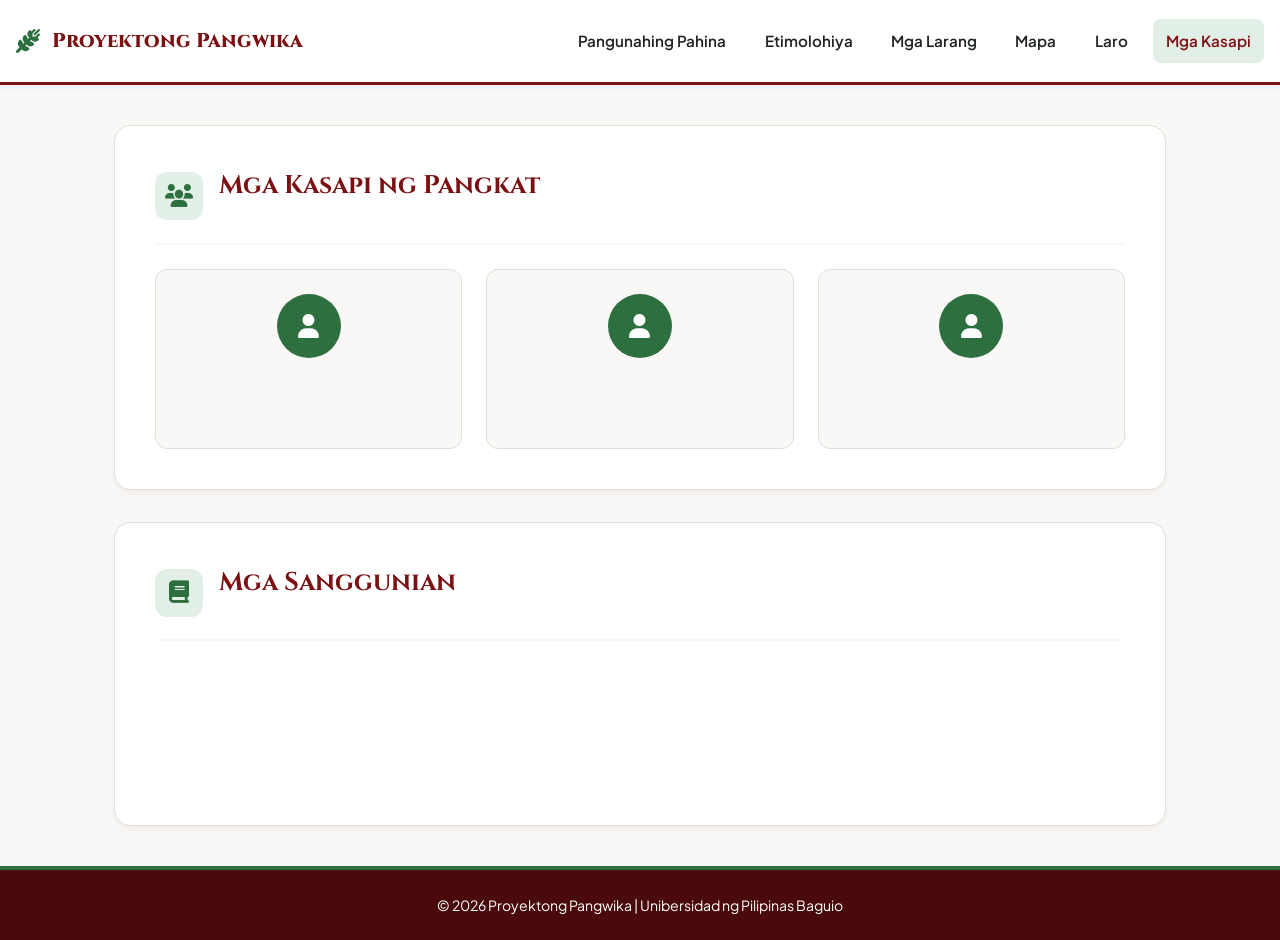
<file: tab6.html>
<!DOCTYPE html>
<html lang="tl">
<head>
  <meta charset="UTF-8">
  <meta name="viewport" content="width=device-width, initial-scale=1.0">
  <title>Mga Kasapi at Sanggunian - Proyektong Pangwika</title>
  
  <link rel="preconnect" href="https://fonts.googleapis.com">
  <link rel="preconnect" href="https://fonts.gstatic.com" crossorigin>
  <link href="https://fonts.googleapis.com/css2?family=Plus+Jakarta+Sans:wght@400;500;600;700;800&family=Cinzel:wght@600;700;800&display=swap" rel="stylesheet">
  <link rel="stylesheet" href="https://cdnjs.cloudflare.com/ajax/libs/font-awesome/6.4.0/css/all.min.css">
  
  <link rel="stylesheet" href="styles.css">
</head>
<body>

  <!-- Navigation Bar -->
  <header class="navbar">
    <a href="index.html" class="logo">
      <i class="fa-solid fa-wheat-awn logo-icon"></i>
      <span>Proyektong Pangwika</span>
    </a>
    <nav class="nav-links">
      <a href="index.html">Pangunahing Pahina</a>
      <a href="tab2.html">Etimolohiya</a>
      <a href="tab3.html">Mga Larang</a>
      <a href="tab4.html">Mapa</a>
      <a href="tab5.html">Laro</a>
      <a href="tab6.html" class="active">Mga Kasapi</a>
    </nav>
  </header>

  <!-- Main Container -->
  <main class="container">
    <!-- Card para sa mga Miyembro -->
    <section class="card">
      <div class="card-header">
        <div class="card-icon"><i class="fa-solid fa-users"></i></div>
        <div>
          <h2 class="card-title">Mga Kasapi ng Pangkat</h2>
          <p class="card-subtitle"></p>
        </div>
      </div>

      <div class="grid-3">
        <div class="team-card">
          <div class="avatar"><i class="fa-solid fa-user"></i></div>
          <h4></h4>
          <p></p>
        </div>
        <div class="team-card">
          <div class="avatar"><i class="fa-solid fa-user"></i></div>
          <h4></h4>
          <p></p>
        </div>
        <div class="team-card">
          <div class="avatar"><i class="fa-solid fa-user"></i></div>
          <h4></h4>
          <p></p>
        </div>
      </div>
    </section>

    <!-- Card para sa mga Sanggunian -->
    <section class="card card-spaced">
      <div class="card-header">
        <div class="card-icon"><i class="fa-solid fa-book"></i></div>
        <div>
          <h2 class="card-title">Mga Sanggunian</h2>
          <p class="card-subtitle"></p>
        </div>
      </div>

      <div class="content-placeholder">
        <!-- Blankong lalagyan muna para sa sanggunian -->
      </div>
    </section>
  </main>

  <!-- Footer -->
  <footer class="footer">
    <p>&copy; 2026 Proyektong Pangwika | Unibersidad ng Pilipinas Baguio</p>
  </footer>

</body>
</html>
</file>
<file: styles.css>
:root {
  --up-maroon: #7B1113;       /* UP Maroon */
  --up-maroon-dark: #4A0A0C;
  --pagay-green: #2E6F40;     /* Pagay Forest Green */
  --pagay-green-light: #E2EFE7;
  --gold-accent: #D4A373;     /* Palay Gold */
  --bg-light: #F9F8F6;        /* Warm Parchment */
  --card-bg: #FFFFFF;
  --text-dark: #1F2421;
  --text-muted: #5A625D;
  --border-color: #E2DDD5;
  --shadow-sm: 0 4px 6px -1px rgba(0, 0, 0, 0.05);
  --radius: 16px;
}

* {
  box-sizing: border-box;
  margin: 0;
  padding: 0;
}

body {
  font-family: 'Plus Jakarta Sans', sans-serif;
  background-color: var(--bg-light);
  color: var(--text-dark);
  line-height: 1.6;
  min-height: 100vh;
  display: flex;
  flex-direction: column;
}

/* Navbar */
.navbar {
  background: var(--card-bg);
  padding: 1.2rem 2rem;
  display: flex;
  justify-content: space-between;
  align-items: center;
  border-bottom: 3px solid var(--up-maroon);
  position: sticky;
  top: 0;
  z-index: 100;
  box-shadow: var(--shadow-sm);
}

.logo {
  display: flex;
  align-items: center;
  gap: 0.75rem;
  font-weight: 800;
  font-size: 1.25rem;
  color: var(--up-maroon);
  font-family: 'Cinzel', serif;
  text-decoration: none;
}

.logo-icon {
  font-size: 1.5rem;
  color: var(--pagay-green);
}

.nav-links {
  display: flex;
  flex-wrap: wrap;
  justify-content: center;
  gap: 0.8rem;
}

.nav-links a {
  text-decoration: none;
  color: var(--text-dark);
  font-weight: 600;
  font-size: 0.95rem;
  transition: all 0.2s;
  padding: 0.4rem 0.8rem;
  border-radius: 8px;
}

.nav-links a:hover,
.nav-links a.active {
  color: var(--up-maroon);
  background-color: var(--pagay-green-light);
}

/* Hero Section */
.hero {
  background: linear-gradient(135deg, var(--up-maroon-dark), var(--up-maroon));
  color: white;
  padding: 3.5rem 2rem;
  text-align: center;
  border-bottom: 4px solid var(--pagay-green);
}

.hero-tag {
  display: inline-flex;
  align-items: center;
  gap: 0.5rem;
  background: rgba(255, 255, 255, 0.15);
  padding: 0.4rem 1.2rem;
  border-radius: 50px;
  font-size: 0.85rem;
  letter-spacing: 1px;
  text-transform: uppercase;
  margin-bottom: 1.2rem;
}

.hero h1 {
  font-family: 'Cinzel', serif;
  font-size: 2.5rem;
  margin-bottom: 0.8rem;
}

.hero p {
  max-width: 700px;
  margin: 0 auto;
  font-size: 1.05rem;
  opacity: 0.9;
}

/* Main Container */
.container {
  max-width: 1100px;
  width: 100%;
  margin: 2.5rem auto;
  padding: 0 1.5rem;
  flex: 1;
}

.card {
  background: var(--card-bg);
  border-radius: var(--radius);
  padding: 2.5rem;
  border: 1px solid var(--border-color);
  box-shadow: var(--shadow-sm);
  min-height: 300px;
}

.card-header {
  display: flex;
  align-items: center;
  gap: 1rem;
  margin-bottom: 1.5rem;
  border-bottom: 2px solid var(--bg-light);
  padding-bottom: 1rem;
}

.card-icon {
  width: 48px;
  height: 48px;
  border-radius: 12px;
  background: var(--pagay-green-light);
  color: var(--pagay-green);
  display: flex;
  align-items: center;
  justify-content: center;
  font-size: 1.4rem;
}

.card-title {
  font-family: 'Cinzel', serif;
  color: var(--up-maroon);
  font-size: 1.6rem;
  min-height: 2rem;
}

.card-subtitle {
  color: var(--text-muted);
  font-size: 0.9rem;
  min-height: 1.2rem;
}

.content-placeholder {
  padding: 1rem 0;
  line-height: 1.8;
  min-height: 120px;
}

/* Image Gallery Styles */
.image-gallery-section {
  margin: 1rem 0;
  padding: 1rem;
  background: var(--bg-light);
  border-radius: 12px;
  border: 1px solid var(--border-color);
}

.image-card {
  background: var(--card-bg);
  border: 1px solid var(--border-color);
  border-radius: 12px;
  overflow: hidden;
  box-shadow: var(--shadow-sm);
}

.image-box {
  width: 100%;
  height: 220px;
  background-color: var(--pagay-green-light);
  position: relative;
  display: flex;
  align-items: center;
  justify-content: center;
}

.gallery-img {
  width: 100%;
  height: 100%;
  object-fit: cover;
  position: absolute;
  top: 0;
  left: 0;
}

.gallery-img[src=""] {
  display: none;
}

.image-placeholder-text {
  display: flex;
  flex-direction: column;
  align-items: center;
  gap: 0.5rem;
  color: var(--pagay-green);
  font-size: 0.9rem;
  font-weight: 600;
}

.image-placeholder-text i {
  font-size: 2rem;
}

.image-caption {
  padding: 0.8rem;
  font-size: 0.85rem;
  color: var(--text-muted);
  text-align: center;
  min-height: 2.5rem;
}

/* Grid Layouts */
.grid-3 {
  display: grid;
  grid-template-columns: repeat(auto-fit, minmax(min(280px, 100%), 1fr));
  gap: 1.5rem;
}

.grid-4 {
  display: grid;
  grid-template-columns: repeat(auto-fit, minmax(220px, 1fr));
  gap: 1rem;
}

/* Word Card Structure */
.word-card {
  background: linear-gradient(180deg, var(--pagay-green-light), #FFF);
  border: 2px solid var(--pagay-green);
  border-radius: var(--radius);
  padding: 2rem;
}

.word-tag {
  background: var(--pagay-green);
  color: white;
  padding: 0.3rem 0.8rem;
  border-radius: 50px;
  font-size: 0.75rem;
  font-weight: 700;
  text-transform: uppercase;
  display: inline-block;
}

.word-title {
  font-family: 'Cinzel', serif;
  font-size: 3rem;
  color: var(--up-maroon);
  margin: 0.5rem 0 0.2rem;
  letter-spacing: 2px;
}

.word-origin {
  font-style: italic;
  color: var(--text-muted);
  margin-bottom: 1rem;
}

.process-grid {
  display: grid;
  grid-template-columns: repeat(auto-fit, minmax(200px, 1fr));
  gap: 1rem;
  margin-top: 1.5rem;
}

.process-step {
  background: white;
  padding: 1rem;
  border-radius: 8px;
  border-left: 4px solid var(--gold-accent);
  box-shadow: var(--shadow-sm);
  min-height: 100px;
}

.process-step h5 {
  color: var(--up-maroon);
  font-size: 0.95rem;
  margin-bottom: 0.3rem;
}

.process-step p {
  font-size: 0.82rem;
  color: var(--text-muted);
}

/* Larang Cards */
.larang-card {
  background: var(--bg-light);
  border: 1px solid var(--border-color);
  padding: 1.2rem;
  border-radius: 12px;
  display: flex;
  align-items: center;
  gap: 1rem;
  transition: all 0.2s;
  min-height: 60px;
  cursor: pointer;
  user-select: none;
}

.larang-card i {
  font-size: 1.4rem;
  color: var(--pagay-green);
}

.larang-card h4 {
  font-size: 0.9rem;
  color: var(--text-dark);
  flex: 1;
}

.larang-card:hover, .larang-card.active {
  background: var(--up-maroon);
  color: white;
  border-color: var(--up-maroon);
}

.larang-card:hover i, .larang-card.active i,
.larang-card:hover h4, .larang-card.active h4 {
  color: white;
}

/* Team Card */
.team-card {
  text-align: center;
  padding: 1.5rem;
  background: var(--bg-light);
  border-radius: 12px;
  border: 1px solid var(--border-color);
  min-height: 180px;
}

.avatar {
  width: 64px;
  height: 64px;
  border-radius: 50%;
  background: var(--pagay-green);
  color: white;
  display: flex;
  align-items: center;
  justify-content: center;
  font-size: 1.5rem;
  margin: 0 auto 1rem;
}

.team-card h4 {
  margin-bottom: 0.3rem;
  color: var(--up-maroon);
  min-height: 1.5rem;
}

.team-card p {
  font-size: 0.85rem;
  color: var(--text-muted);
  min-height: 1.2rem;
}

/* Footer */
.footer {
  text-align: center;
  padding: 1.5rem;
  background: var(--up-maroon-dark);
  color: white;
  font-size: 0.88rem;
  border-top: 4px solid var(--pagay-green);
}

@media (max-width: 768px) {
  .navbar {
    flex-direction: column;
    gap: 1rem;
  }
}


/* ===== Larang Detail Panel (Tab 3) ===== */
.larang-detail {
  margin-top: 2rem;
  border: 2px solid var(--pagay-green);
  border-radius: var(--radius);
  background: linear-gradient(180deg, var(--pagay-green-light), #FFF 45%);
  padding: 2rem;
}

.detail-heading {
  display: flex;
  align-items: center;
  gap: 0.8rem;
  margin-bottom: 1.5rem;
}

.detail-heading i {
  color: var(--pagay-green);
  font-size: 1.4rem;
}

.detail-heading h3 {
  font-family: 'Cinzel', serif;
  color: var(--up-maroon);
  font-size: 1.3rem;
}

.detail-quote {
  background: white;
  border-left: 5px solid var(--gold-accent);
  border-radius: 10px;
  padding: 1.4rem 1.6rem;
  box-shadow: var(--shadow-sm);
  margin-bottom: 1.8rem;
  position: relative;
}

.detail-quote .quote-mark {
  position: absolute;
  top: 0.6rem;
  right: 1.2rem;
  font-size: 2rem;
  color: var(--gold-accent);
  opacity: 0.45;
}

.detail-quote p {
  line-height: 1.8;
}

.detail-quote .source {
  display: inline-block;
  margin-top: 0.7rem;
  font-size: 0.8rem;
  font-weight: 700;
  color: var(--pagay-green);
  text-transform: uppercase;
  letter-spacing: 0.5px;
}

.lalawigan-grid {
  display: grid;
  grid-template-columns: repeat(auto-fit, minmax(min(320px, 100%), 1fr));
  gap: 1.5rem;
}

.lalawigan-card {
  background: white;
  border: 1px solid var(--border-color);
  border-top: 5px solid var(--up-maroon);
  border-radius: 12px;
  padding: 1.6rem;
  box-shadow: var(--shadow-sm);
}

.lalawigan-badge {
  display: inline-flex;
  align-items: center;
  gap: 0.4rem;
  background: var(--pagay-green);
  color: white;
  padding: 0.3rem 0.8rem;
  border-radius: 50px;
  font-size: 0.72rem;
  font-weight: 700;
  text-transform: uppercase;
}

.lalawigan-card h4 {
  font-family: 'Cinzel', serif;
  color: var(--up-maroon);
  font-size: 1.25rem;
  margin: 0.8rem 0 0.2rem;
}

.lalawigan-title {
  font-style: italic;
  color: var(--text-muted);
  font-size: 0.9rem;
  margin-bottom: 1rem;
}

.lalawigan-card p {
  font-size: 0.93rem;
  line-height: 1.75;
}

.stat-row {
  display: flex;
  flex-wrap: wrap;
  gap: 0.8rem;
  margin: 1.2rem 0;
}

.stat-box {
  flex: 1;
  min-width: 120px;
  background: var(--bg-light);
  border-left: 4px solid var(--gold-accent);
  border-radius: 8px;
  padding: 0.8rem 1rem;
}

.stat-box strong {
  display: block;
  font-family: 'Cinzel', serif;
  font-size: 1.5rem;
  color: var(--up-maroon);
  line-height: 1.2;
}

.stat-box span {
  font-size: 0.78rem;
  color: var(--text-muted);
}

.chip-list {
  display: flex;
  flex-wrap: wrap;
  gap: 0.5rem;
  margin-top: 0.6rem;
}

.chip {
  background: var(--pagay-green-light);
  color: var(--pagay-green);
  border: 1px solid var(--pagay-green);
  border-radius: 50px;
  padding: 0.2rem 0.8rem;
  font-size: 0.8rem;
  font-weight: 600;
}

.chip.highlight {
  background: var(--up-maroon);
  border-color: var(--up-maroon);
  color: white;
}

.source-note {
  margin-top: 1rem;
  font-size: 0.78rem;
  color: var(--text-muted);
}

.source-note i {
  color: var(--gold-accent);
  margin-right: 0.3rem;
}

/* ===== Panel switching (Tab 3) ===== */
.larang-panel { display: none; }
.larang-panel.active { display: block; animation: panelIn 0.35s ease; }
@keyframes panelIn { from { opacity: 0; transform: translateY(8px); } to { opacity: 1; transform: none; } }
.larang-card:focus-visible { outline: 3px solid var(--gold-accent); outline-offset: 2px; }

/* ===== Kapaligiran at Kalikasan ===== */
.song-banner {
  display: flex;
  align-items: center;
  gap: 1.2rem;
  background: linear-gradient(135deg, var(--up-maroon-dark), var(--up-maroon));
  color: white;
  border-radius: 12px;
  padding: 1.4rem 1.6rem;
  margin-bottom: 1.5rem;
}
.song-banner .song-icon {
  width: 56px; height: 56px; flex-shrink: 0;
  border-radius: 50%;
  background: rgba(255,255,255,0.15);
  display: flex; align-items: center; justify-content: center;
  font-size: 1.5rem; color: var(--gold-accent);
}
.song-banner h4 { font-family: 'Cinzel', serif; font-size: 1.3rem; }
.song-banner span { font-size: 0.82rem; opacity: 0.85; letter-spacing: 0.5px; }

.contrast-grid {
  display: grid;
  grid-template-columns: repeat(auto-fit, minmax(min(260px, 100%), 1fr));
  gap: 1.2rem;
  margin-top: 1.5rem;
}
.contrast-card {
  background: white;
  border-radius: 12px;
  padding: 1.4rem;
  box-shadow: var(--shadow-sm);
  border: 1px solid var(--border-color);
}
.contrast-card .contrast-icon { font-size: 1.6rem; margin-bottom: 0.5rem; }
.contrast-card h5 { font-size: 1rem; margin-bottom: 0.3rem; }
.contrast-card p { font-size: 0.9rem; color: var(--text-muted); line-height: 1.7; }
.contrast-card.lanta { border-top: 5px solid var(--up-maroon); }
.contrast-card.lanta .contrast-icon, .contrast-card.lanta h5 { color: var(--up-maroon); }
.contrast-card.sagana { border-top: 5px solid var(--pagay-green); }
.contrast-card.sagana .contrast-icon, .contrast-card.sagana h5 { color: var(--pagay-green); }

/* ===== Kalusugan ===== */
.health-grid {
  display: grid;
  grid-template-columns: repeat(auto-fit, minmax(min(320px, 100%), 1fr));
  gap: 1.5rem;
}
.big-stat {
  font-family: 'Cinzel', serif;
  font-size: 3.2rem;
  color: var(--up-maroon);
  line-height: 1;
  margin: 0.8rem 0 0.3rem;
}
.big-stat small { font-size: 1.2rem; }
.bowl-row { display: flex; gap: 0.35rem; margin: 1rem 0; flex-wrap: wrap; }
.bowl-row i { font-size: 1.5rem; color: var(--pagay-green); }
.bowl-row i.empty { color: var(--border-color); }
.meter {
  height: 14px;
  background: var(--bg-light);
  border: 1px solid var(--border-color);
  border-radius: 50px;
  overflow: hidden;
  margin: 1rem 0 0.4rem;
}
.meter-fill {
  height: 100%;
  width: 50%;
  background: linear-gradient(90deg, var(--gold-accent), var(--pagay-green));
  border-radius: 50px;
}
.meter-label { font-size: 0.78rem; color: var(--text-muted); display: flex; justify-content: space-between; }
/* ===== Tab 1: Kahalagahan ng Pagay ===== */
.section-block { margin-top: 2rem; }
.card-header + .section-block { margin-top: 0; }

.section-title {
  display: flex;
  align-items: center;
  gap: 0.8rem;
  font-family: 'Cinzel', serif;
  color: var(--up-maroon);
  font-size: 1.25rem;
  margin-bottom: 1.2rem;
  padding-bottom: 0.6rem;
  border-bottom: 2px solid var(--gold-accent);
}
.section-title i { color: var(--pagay-green); }

.production-card {
  background: linear-gradient(180deg, var(--pagay-green-light), #FFF);
  border: 2px solid var(--pagay-green);
  border-radius: var(--radius);
  padding: 1.8rem;
  margin-bottom: 1.5rem;
}
.production-card > p { font-size: 0.93rem; line-height: 1.75; margin-bottom: 1.2rem; }

.bar-row { margin-bottom: 1rem; }
.bar-row:last-of-type { margin-bottom: 0.4rem; }
.bar-label {
  display: flex;
  justify-content: space-between;
  flex-wrap: wrap;
  gap: 0.3rem;
  font-weight: 700;
  font-size: 0.92rem;
  margin-bottom: 0.3rem;
}
.bar-label strong { font-family: 'Cinzel', serif; color: var(--up-maroon); font-size: 1.05rem; }
.bar-track {
  height: 16px;
  background: white;
  border: 1px solid var(--border-color);
  border-radius: 50px;
  overflow: hidden;
}
.bar-fill { height: 100%; border-radius: 50px; }
.bar-fill.norte { width: 100%; background: linear-gradient(90deg, var(--up-maroon), var(--up-maroon-dark)); }
.bar-fill.sur { width: 64%; background: linear-gradient(90deg, var(--gold-accent), var(--pagay-green)); }

.feature-grid {
  display: grid;
  grid-template-columns: repeat(auto-fit, minmax(min(320px, 100%), 1fr));
  gap: 1.5rem;
  margin-bottom: 1.5rem;
}
.feature-icon {
  width: 52px; height: 52px;
  border-radius: 12px;
  background: var(--pagay-green-light);
  color: var(--pagay-green);
  display: flex; align-items: center; justify-content: center;
  font-size: 1.5rem;
  margin-bottom: 0.8rem;
}

.festival-banner {
  background: linear-gradient(135deg, var(--up-maroon-dark), var(--up-maroon));
  color: white;
  border-radius: var(--radius);
  border-bottom: 4px solid var(--pagay-green);
  padding: 2rem;
  display: flex;
  gap: 1.5rem;
  align-items: flex-start;
}
.festival-banner .festival-icon {
  width: 68px; height: 68px; flex-shrink: 0;
  border-radius: 50%;
  background: rgba(255,255,255,0.15);
  display: flex; align-items: center; justify-content: center;
  font-size: 1.9rem;
  color: var(--gold-accent);
}
.festival-banner h4 { font-family: 'Cinzel', serif; font-size: 1.5rem; margin-bottom: 0.2rem; }
.festival-place { font-size: 0.85rem; opacity: 0.85; letter-spacing: 0.5px; margin-bottom: 0.8rem; }
.festival-banner p.festival-text { line-height: 1.8; }

@media (max-width: 600px) {
  .festival-banner { flex-direction: column; }
}

/* ===== Utility classes (replace inline styles) ===== */
.card-spaced { margin-top: 2rem; }
.production-title { font-family: 'Cinzel', serif; color: var(--up-maroon); margin: 0.8rem 0 0.6rem; }
.stat-box strong i { font-size: 1.2rem; }

/* =====================================================
   RESPONSIVE: tablet, phone, small phone, touch
   ===================================================== */
html { -webkit-text-size-adjust: 100%; text-size-adjust: 100%; }
img, svg, video, iframe { max-width: 100%; }
body { overflow-x: hidden; overflow-wrap: anywhere; }
.card-icon, .feature-icon, .song-icon, .festival-icon, .avatar { flex-shrink: 0; }
.nav-links a { min-height: 44px; display: inline-flex; align-items: center; }
.larang-card { min-height: 60px; }

/* Touch screens: no sticky hover colour after a tap */
@media (hover: none) {
  .larang-card:hover:not(.active) {
    background: var(--bg-light);
    color: var(--text-dark);
    border-color: var(--border-color);
  }
  .larang-card:hover:not(.active) i { color: var(--pagay-green); }
  .larang-card:hover:not(.active) h4 { color: var(--text-dark); }
}

/* Tablet */
@media (max-width: 1024px) {
  .container { margin: 2rem auto; }
  .card { padding: 2rem; }
  .hero { padding: 3rem 1.5rem; }
  .hero h1 { font-size: 2.2rem; }
}

/* Large phones / small tablets */
@media (max-width: 768px) {
  .navbar {
    position: static;
    padding: 0.9rem 1rem;
    gap: 0.6rem;
  }
  .logo { font-size: 1.1rem; }
  .nav-links { gap: 0.3rem; }
  .nav-links a { font-size: 0.88rem; padding: 0.3rem 0.7rem; }

  .hero { padding: 2.2rem 1.2rem; }
  .hero-tag { font-size: 0.72rem; padding: 0.35rem 0.9rem; }
  .hero h1 { font-size: 1.8rem; }
  .hero p { font-size: 0.95rem; }

  .container { margin: 1.5rem auto; padding: 0 1rem; }
  .card { padding: 1.4rem; }
  .card-spaced { margin-top: 1.5rem; }
  .card-header { gap: 0.8rem; }
  .card-icon { width: 42px; height: 42px; font-size: 1.2rem; }
  .card-title { font-size: 1.3rem; line-height: 1.3; }

  .larang-detail { padding: 1.2rem; margin-top: 1.5rem; }
  .detail-heading h3 { font-size: 1.1rem; }
  .detail-quote { padding: 1.1rem 1.2rem; }
  .lalawigan-card { padding: 1.2rem; }
  .lalawigan-card h4 { font-size: 1.1rem; }
  .production-card { padding: 1.2rem; }
  .word-card { padding: 1.3rem; }
  .word-title { font-size: 2.2rem; letter-spacing: 1px; }
  .section-title { font-size: 1.1rem; }

  .festival-banner { padding: 1.4rem; }
  .festival-banner h4 { font-size: 1.25rem; }
  .song-banner { padding: 1.1rem 1.2rem; }
  .big-stat { font-size: 2.6rem; }
  .team-card { min-height: 0; }
}

/* Phones */
@media (max-width: 600px) {
  .festival-banner, .song-banner { flex-direction: column; text-align: left; }
  .stat-box { min-width: 100%; }
  .meter-label { flex-direction: column; gap: 0.2rem; }
  .process-grid { grid-template-columns: 1fr; }
  .grid-4 { grid-template-columns: 1fr; }
}

/* Small phones */
@media (max-width: 400px) {
  .navbar { padding: 0.7rem 0.6rem; }
  .logo { font-size: 1rem; gap: 0.5rem; }
  .nav-links a { font-size: 0.82rem; padding: 0.3rem 0.55rem; }
  .hero h1 { font-size: 1.5rem; }
  .container { padding: 0 0.6rem; }
  .card { padding: 1rem; }
  .card-title { font-size: 1.15rem; }
  .larang-detail { padding: 0.9rem; }
  .lalawigan-card, .production-card, .detail-quote { padding: 1rem; }
  .word-title { font-size: 1.8rem; }
  .chip { font-size: 0.74rem; }
  .bowl-row i { font-size: 1.2rem; }
}

/* Notched phones */
@supports (padding: max(0px)) {
  .navbar, .footer {
    padding-left: max(1rem, env(safe-area-inset-left));
    padding-right: max(1rem, env(safe-area-inset-right));
  }
}

/* Respect reduced-motion settings */
@media (prefers-reduced-motion: reduce) {
  *, *::before, *::after { animation: none !important; transition: none !important; }
}

/* ===== Fix: banners overflowing their container on mobile ===== */
.song-banner,
.festival-banner {
  width: 100%;
  max-width: 100%;
  min-width: 0;
  overflow: hidden;
}
.song-banner > div:last-child,
.festival-banner > div:last-child {
  min-width: 0;
  flex: 1 1 0;
  max-width: 100%;
}
.song-banner h4,
.song-banner span,
.festival-banner h4,
.festival-banner p {
  display: block;
  max-width: 100%;
  overflow-wrap: anywhere;
  word-break: break-word;
}
@media (max-width: 600px) {
  .song-banner,
  .festival-banner {
    flex-direction: column;
    align-items: flex-start;
    gap: 0.8rem;
  }
  .song-banner > div:last-child,
  .festival-banner > div:last-child {
    flex: 0 0 auto;
    width: 100%;
  }
  .song-banner h4 { font-size: 1.15rem; }
  .song-banner .song-icon { width: 46px; height: 46px; font-size: 1.2rem; }
  .festival-banner .festival-icon { width: 52px; height: 52px; font-size: 1.4rem; }
}
</file>
